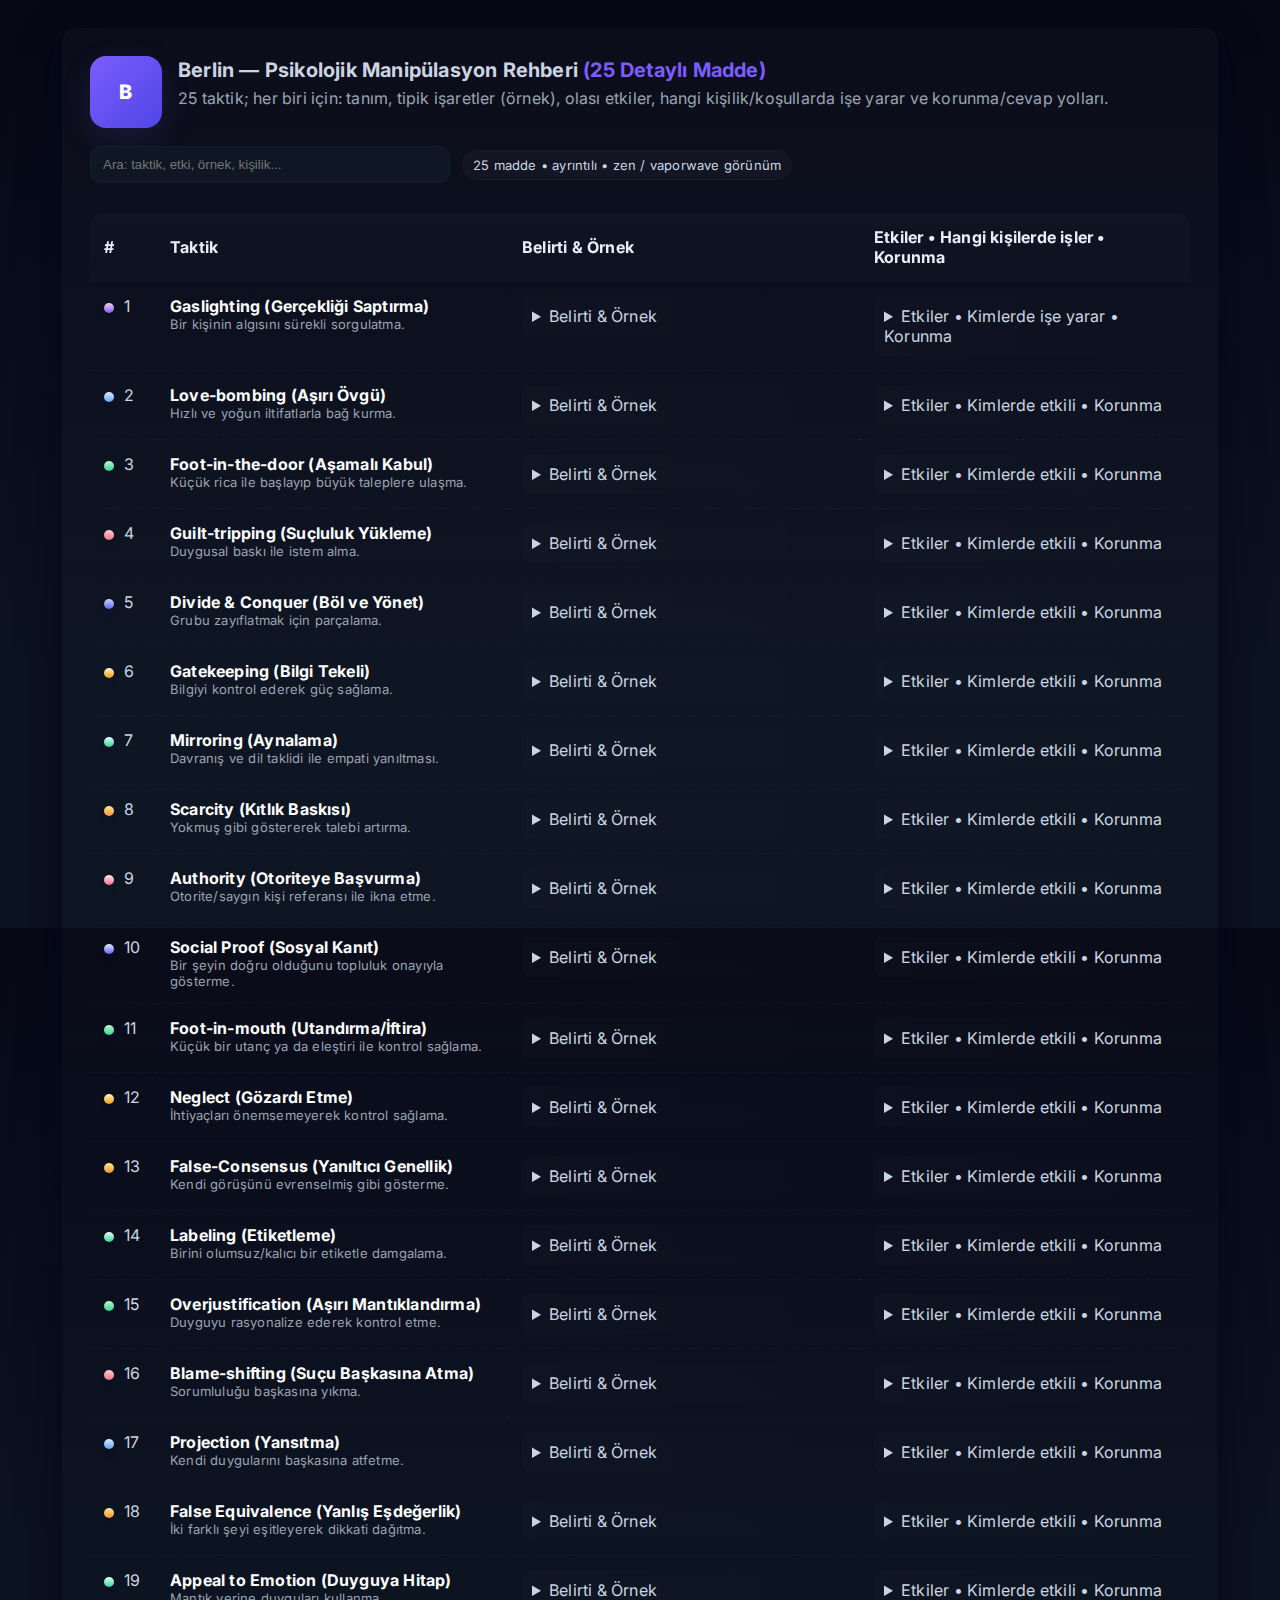
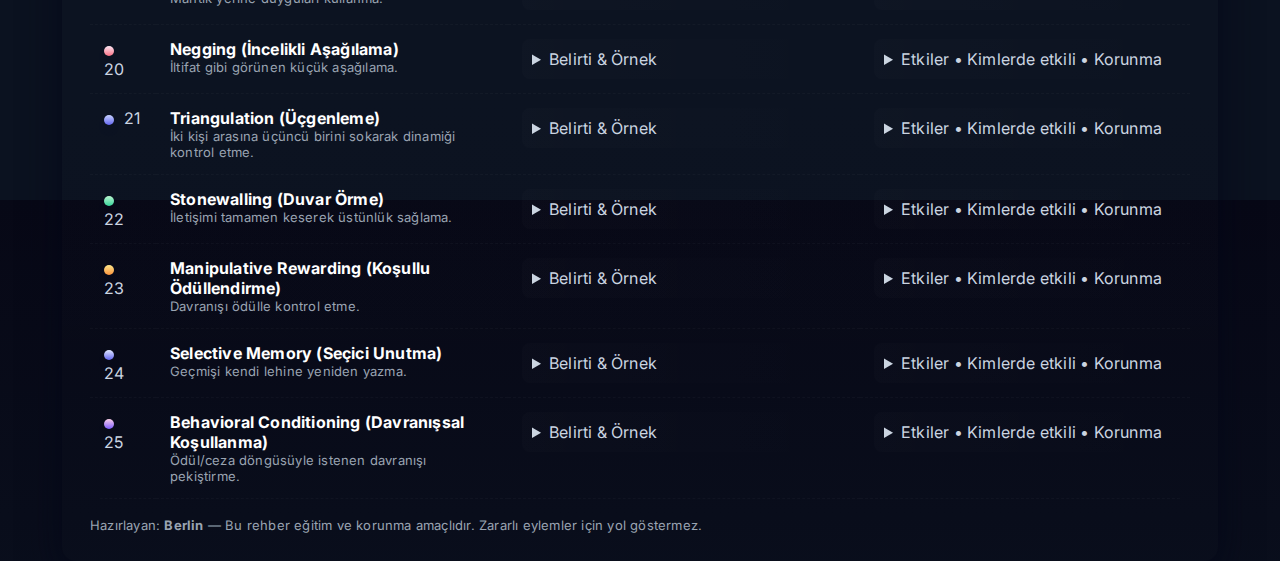
<file: iindex.html>
<!doctype html>

<html lang="tr">
<head>
  <meta charset="utf-8" />
  <meta name="viewport" content="width=device-width,initial-scale=1" />
  <title>Berlin — Psikolojik Manipülasyon: Tanıma & Savunma Rehberi (25 Madde)</title>
  <style>
    @import url('https://fonts.googleapis.com/css2?family=Inter:wght@300;400;600;700;800&display=swap');
    :root{--bg:#0b1220;--card:#0f1724;--accent:#7c5cff;--muted:#cbd5e1;--glass:rgba(255,255,255,0.03)}
    html,body{height:100%;margin:0;font-family:Inter,system-ui,Arial;background:linear-gradient(180deg,#070816 0%, #0b1220 70%);color:var(--muted)}
    .wrap{max-width:1100px;margin:28px auto;padding:28px;border-radius:14px;background:linear-gradient(180deg, rgba(255,255,255,0.02), transparent);box-shadow:0 12px 40px rgba(2,6,23,0.7)}
    header{display:flex;align-items:center;gap:16px}
    .logo{width:72px;height:72px;border-radius:16px;background:linear-gradient(135deg,var(--accent),#4f46e5);display:flex;align-items:center;justify-content:center;color:white;font-weight:800;font-size:20px;box-shadow:0 10px 30px rgba(124,92,255,0.14)}
    h1{margin:0;font-size:20px}
    p.lead{margin:6px 0 18px;color:#9aa4b2}
    .controls{display:flex;gap:12px;align-items:center;margin:18px 0}
    input[type=search]{background:var(--card);border:1px solid rgba(255,255,255,0.03);padding:10px 12px;border-radius:12px;color:var(--muted);outline:none;width:360px}
    .badge{background:var(--glass);padding:6px 10px;border-radius:999px;border:1px solid rgba(255,255,255,0.02);font-size:13px}
    table{width:100%;border-collapse:collapse;margin-top:12px;border-radius:12px;overflow:hidden}
    thead th{position:sticky;top:0;background:linear-gradient(180deg, rgba(255,255,255,0.02), rgba(255,255,255,0.01));backdrop-filter: blur(6px);padding:14px;text-align:left;font-weight:700;color:#e6eef8;border-bottom:1px solid rgba(255,255,255,0.04)}
    tbody tr{transition:transform .12s ease, background .12s ease}
    tbody tr:hover{transform:translateY(-6px);box-shadow:0 26px 60px rgba(2,6,23,0.7), inset 0 1px 0 rgba(255,255,255,0.02)}
    td{padding:14px;border-bottom:1px dashed rgba(255,255,255,0.03);vertical-align:top}
    .title{font-weight:700;color:#fff}
    .muted{color:#9aa4b2;font-size:13px}
    details{background:linear-gradient(90deg, rgba(255,255,255,0.01), transparent);padding:10px;border-radius:8px}
    summary{cursor:pointer;outline:none}
    .pill{display:inline-block;padding:6px 8px;border-radius:999px;background:rgba(255,255,255,0.03);border:1px solid rgba(255,255,255,0.02);font-size:12px}
    .accent{color:var(--accent);font-weight:700}
    .example{margin-top:8px;padding:10px;border-radius:8px;background:linear-gradient(90deg, rgba(255,255,255,0.01), rgba(255,255,255,0.00));border:1px solid rgba(255,255,255,0.02)}
    footer{margin-top:18px;color:#9aa4b2;font-size:13px}
    @media (max-width:900px){.wrap{padding:18px}input[type=search]{width:100%}}
    tbody tr td .marker{display:inline-block;width:10px;height:10px;border-radius:50%;margin-right:10px;vertical-align:middle;box-shadow:0 6px 22px rgba(124,92,255,0.06)}
    .zen{font-family:Inter, 'Segoe UI', Roboto;letter-spacing:0.2px}
  
header {
  display: flex;
  align-items: center;
  gap: 16px;
  flex-wrap: wrap; /* mobilde alt alta gelsin */
}

.wrap {
  max-width: 1100px;
  margin: 28px auto;
  padding: 28px;
  border-radius: 14px;
  background: linear-gradient(180deg, rgba(255,255,255,0.02), transparent);
  box-shadow: 0 12px 40px rgba(2,6,23,0.7);
}

.table-container {
  width: 100%;
  overflow-x: auto; /* tabloyu kaydırılabilir yap */
}

table {
  width: 100%;
  border-collapse: collapse;
  margin-top: 12px;
  border-radius: 12px;
  overflow: hidden;
  min-width: 600px; /* tablo küçülmesin, kaydırılsın */
}

@media (max-width: 900px) {
  .wrap { padding: 18px; }
  input[type=search] { width: 100%; }
}

@media (max-width: 600px) {
  h1 { font-size: 16px; }
  p.lead { font-size: 13px; }
  .logo { width: 56px; height: 56px; font-size: 16px; }
  table thead th, td { padding: 10px; font-size: 13px; }
}

</style>
</head>
<body>
  <div class="wrap zen">
    <header>
      <div class="logo">B</div>
      <div>
        <h1>Berlin — Psikolojik Manipülasyon Rehberi <span class="accent">(25 Detaylı Madde)</span></h1>
        <p class="lead">25 taktik; her biri için: tanım, tipik işaretler (örnek), olası etkiler, hangi kişilik/koşullarda işe yarar ve korunma/cevap yolları.</p>
      </div>
    </header><div class="controls">
  <input id="search" type="search" placeholder="Ara: taktik, etki, örnek, kişilik..." oninput="filterTable()" />
  <div class="badge">25 madde • ayrıntılı • zen / vaporwave görünüm</div>
</div>

<div class="table-container">
  <table id="tactics">
  <thead>
    <tr>
      <th style="width:6%">#</th>
      <th style="width:32%">Taktik</th>
      <th style="width:32%">Belirti &amp; Örnek</th>
      <th style="width:30%">Etkiler • Hangi kişilerde işler • Korunma</th>
    </tr>
  </thead>
  <tbody>

<!-- 1 --><tr>
  <td><span class="marker" style="background:linear-gradient(180deg,#fbcfe8,#7c5cff)"></span>1</td>
  <td><div class="title">Gaslighting (Gerçekliği Saptırma)</div><div class="muted">Bir kişinin algısını sürekli sorgulatma.</div></td>
  <td>
    <details>
      <summary>Belirti &amp; Örnek</summary>
      <div class="example">"Bunu hiç söylemedim" ya da "Sen yanlış hatırlıyorsun" denir. Örnek: Tartışmadan sonra partneriniz yaptığınızı iddia ettiği şeyi inkar eder.</div>
    </details>
  </td>
  <td>
    <details>
      <summary>Etkiler • Kimlerde işe yarar • Korunma</summary>
      <div class="example"><strong>Etkiler:</strong> Kendine güvensizlik, şüphe. <strong>Kimlerde etkili:</strong> Düşük özgüvenli, doğrulama arayanlar. <strong>Korunma:</strong> Kayıt tutma, tarafsız tanıklar, profesyonel destek.</div>
    </details>
  </td>
</tr><!-- 2 --><tr>
  <td><span class="marker" style="background:linear-gradient(180deg,#dbeafe,#60a5fa)"></span>2</td>
  <td><div class="title">Love-bombing (Aşırı Övgü)</div><div class="muted">Hızlı ve yoğun iltifatlarla bağ kurma.</div></td>
  <td>
    <details>
      <summary>Belirti &amp; Örnek</summary>
      <div class="example">Kısa sürede aşırı hediye/iltifat/bağ kurma: "Seninle yaşlanmak istiyorum" türü abartılar.</div>
    </details>
  </td>
  <td>
    <details>
      <summary>Etkiler • Kimlerde etkili • Korunma</summary>
      <div class="example"><strong>Etkiler:</strong> Hızlı bağlanma, eleştiriye kapalı olma. <strong>Kim:</strong> Duygusal boşluğu olanlar. <strong>Korunma:</strong> Zaman tanı, sınırlar, küçük adımlarla ilerle.</div>
    </details>
  </td>
</tr><!-- 3 --><tr>
  <td><span class="marker" style="background:linear-gradient(180deg,#bbf7d0,#34d399)"></span>3</td>
  <td><div class="title">Foot-in-the-door (Aşamalı Kabul)</div><div class="muted">Küçük rica ile başlayıp büyük taleplere ulaşma.</div></td>
  <td>
    <details>
      <summary>Belirti &amp; Örnek</summary>
      <div class="example">Önce küçük bir şey isteme; kabul edilince daha büyük istek. Örnek: İlk başta küçük borç, sonra yüksek miktar.</div>
    </details>
  </td>
  <td>
    <details>
      <summary>Etkiler • Kimlerde etkili • Korunma</summary>
      <div class="example"><strong>Etkiler:</strong> Kademeli bağımlılık. <strong>Kim:</strong> Yardımsever, hayır demekte zorlananlar. <strong>Korunma:</strong> Her isteği bağımsız değerlendir.</div>
    </details>
  </td>
</tr><!-- 4 --><tr>
  <td><span class="marker" style="background:linear-gradient(180deg,#fecdd3,#fb7185)"></span>4</td>
  <td><div class="title">Guilt-tripping (Suçluluk Yükleme)</div><div class="muted">Duygusal baskı ile istem alma.</div></td>
  <td>
    <details>
      <summary>Belirti &amp; Örnek</summary>
      <div class="example">"Bunu yapmazsan beni üzersin". Örnek: Aile içinde manipülatif suçlamalarla davranış kontrolü.</div>
    </details>
  </td>
  <td>
    <details>
      <summary>Etkiler • Kimlerde etkili • Korunma</summary>
      <div class="example"><strong>Etkiler:</strong> Suçluluk hissi, isteksiz teslimiyet. <strong>Kim:</strong> Empatik, sorumluluk alanlar. <strong>Korunma:</strong> Duyguları ayır, mantıkla değerlendirme.</div>
    </details>
  </td>
</tr><!-- 5 --><tr>
  <td><span class="marker" style="background:linear-gradient(180deg,#c7d2fe,#6366f1)"></span>5</td>
  <td><div class="title">Divide & Conquer (Böl ve Yönet)</div><div class="muted">Grubu zayıflatmak için parçalama.</div></td>
  <td>
    <details>
      <summary>Belirti &amp; Örnek</summary>
      <div class="example">İki tarafı karşı karşıya getirme, dedikodu yayma. Örnek: İş yerinde rakipleri birbirine düşürme.</div>
    </details>
  </td>
  <td>
    <details>
      <summary>Etkiler • Kimlerde etkili • Korunma</summary>
      <div class="example"><strong>Etkiler:</strong> Güvensizlik, verimsizlik. <strong>Kim:</strong> Grup içi belirsizlik/rekabet. <strong>Korunma:</strong> Şeffaf iletişim, bilgiyi doğrula, ortak zemin oluştur.</div>
    </details>
  </td>
</tr><!-- 6 --><tr>
  <td><span class="marker" style="background:linear-gradient(180deg,#fef3c7,#f59e0b)"></span>6</td>
  <td><div class="title">Gatekeeping (Bilgi Tekeli)</div><div class="muted">Bilgiyi kontrol ederek güç sağlama.</div></td>
  <td>
    <details>
      <summary>Belirti &amp; Örnek</summary>
      <div class="example">Bilgi bazı kişilere saklanır. Örnek: Karar süreçlerinde belirli kişileri dışlama.</div>
    </details>
  </td>
  <td>
    <details>
      <summary>Etkiler • Kimlerde etkili • Korunma</summary>
      <div class="example"><strong>Etkiler:</strong> Bağımlılık, yanlış kararlar. <strong>Kim:</strong> Yetki boşluğu olanlar. <strong>Korunma:</strong> Alternatif kaynak, şeffaflık talep et.</div>
    </details>
  </td>
</tr><!-- 7 --><tr>
  <td><span class="marker" style="background:linear-gradient(180deg,#e6fffa,#34d399)"></span>7</td>
  <td><div class="title">Mirroring (Aynalama)</div><div class="muted">Davranış ve dil taklidi ile empati yanıltması.</div></td>
  <td>
    <details>
      <summary>Belirti &amp; Örnek</summary>
      <div class="example">Hızla ortak ilgi gösterme, jestleri kopyalama. Örnek: Kısa sürede aynı kelimeleri kullanma.</div>
    </details>
  </td>
  <td>
    <details>
      <summary>Etkiler • Kimlerde etkili • Korunma</summary>
      <div class="example"><strong>Etkiler:</strong> Sahte samimiyet hissi. <strong>Kim:</strong> Onay arayanlar. <strong>Korunma:</strong> Tutarlılığı zamanla test et.</div>
    </details>
  </td>
</tr><!-- 8 --><tr>
  <td><span class="marker" style="background:linear-gradient(180deg,#fde68a,#fb923c)"></span>8</td>
  <td><div class="title">Scarcity (Kıtlık Baskısı)</div><div class="muted">Yokmuş gibi göstererek talebi artırma.</div></td>
  <td>
    <details>
      <summary>Belirti &amp; Örnek</summary>
      <div class="example">"Sadece bugün" veya "sınırlı sayıda" denir. Örnek: Aceleyle satın alma histeri yaratma.</div>
    </details>
  </td>
  <td>
    <details>
      <summary>Etkiler • Kimlerde etkili • Korunma</summary>
      <div class="example"><strong>Etkiler:</strong> Aceleci karar, pişmanlık. <strong>Kim:</strong> FOMO (kaçırma korkusu) yaşayanlar. <strong>Korunma:</strong> Soğukkanlılık, alternatif araştır, bekle.</div>
    </details>
  </td>
</tr><!-- 9 --><tr>
  <td><span class="marker" style="background:linear-gradient(180deg,#fce7f3,#fb7185)"></span>9</td>
  <td><div class="title">Authority (Otoriteye Başvurma)</div><div class="muted">Otorite/saygın kişi referansı ile ikna etme.</div></td>
  <td>
    <details>
      <summary>Belirti &amp; Örnek</summary>
      <div class="example">"Uzmanlar diyor ki..." veya ünlü referansı. Örnek: Bilimsel gibi görünen ama çekirdek bilgi eksik promosyonlar.</div>
    </details>
  </td>
  <td>
    <details>
      <summary>Etkiler • Kimlerde etkili • Korunma</summary>
      <div class="example"><strong>Etkiler:</strong> Eleştiri azalır, itaat artar. <strong>Kim:</strong> Otoriteye inanma eğiliminde olanlar. <strong>Korunma:</strong> Kaynağı kontrol et, ikinci görüş al.</div>
    </details>
  </td>
</tr><!-- 10 --><tr>
  <td><span class="marker" style="background:linear-gradient(180deg,#e0e7ff,#6366f1)"></span>10</td>
  <td><div class="title">Social Proof (Sosyal Kanıt)</div><div class="muted">Bir şeyin doğru olduğunu topluluk onayıyla gösterme.</div></td>
  <td>
    <details>
      <summary>Belirti &amp; Örnek</summary>
      <div class="example">"Herkes bunu yapıyor" söylemi. Örnek: Yorum ve beğeni sayılarıyla güven oluşturma.</div>
    </details>
  </td>
  <td>
    <details>
      <summary>Etkiler • Kimlerde etkili • Korunma</summary>
      <div class="example"><strong>Etkiler:</strong> Kalabalık etkisiyle yanlış davranış. <strong>Kim:</strong> Grup uyumuna önem verenler. <strong>Korunma:</strong> Bireysel araştırma, eleştirel düşünce.</div>
    </details>
  </td>
</tr><!-- 11 --><tr>
  <td><span class="marker" style="background:linear-gradient(180deg,#bbf7d0,#34d399)"></span>11</td>
  <td><div class="title">Foot-in-mouth (Utandırma/İftira)</div><div class="muted">Küçük bir utanç ya da eleştiri ile kontrol sağlama.</div></td>
  <td>
    <details>
      <summary>Belirti &amp; Örnek</summary>
      <div class="example">Hafif aşağılama ile kişinin savunmaya geçmesi sağlanır. Örnek: "Bu işi yapamazsın" söylemi sonrası herkese kanıtlanma çabası.</div>
    </details>
  </td>
  <td>
    <details>
      <summary>Etkiler • Kimlerde etkili • Korunma</summary>
      <div class="example"><strong>Etkiler:</strong> Savunmacı davranış. <strong>Kim:</strong> Gurur/itibar hassasiyeti. <strong>Korunma:</strong> Duyguyu fark et, sakin geri dönüş.</div>
    </details>
  </td>
</tr><!-- 12 --><tr>
  <td><span class="marker" style="background:linear-gradient(180deg,#fef3c7,#f59e0b)"></span>12</td>
  <td><div class="title">Neglect (Gözardı Etme)</div><div class="muted">İhtiyaçları önemsemeyerek kontrol sağlama.</div></td>
  <td>
    <details>
      <summary>Belirti &amp; Örnek</summary>
      <div class="example">İlgisizlik gösterme: iletişimi kısıtlama, planlara katmama. Örnek: Bilinçli ilgisiz bırakma cezası.</div>
    </details>
  </td>
  <td>
    <details>
      <summary>Etkiler • Kimlerde etkili • Korunma</summary>
      <div class="example"><strong>Etkiler:</strong> Kaygı, onay arama. <strong>Kim:</strong> Bağlanma ihtiyacı yüksek olanlar. <strong>Korunma:</strong> Net iletişim, duygu paylaşımı, gerektiğinde mesafe.</div>
    </details>
  </td>
</tr><!-- 13 --><tr>
  <td><span class="marker" style="background:linear-gradient(180deg,#fde68a,#fb923c)"></span>13</td>
  <td><div class="title">False-Consensus (Yanıltıcı Genellik)</div><div class="muted">Kendi görüşünü evrenselmiş gibi gösterme.</div></td>
  <td>
    <details>
      <summary>Belirti &amp; Örnek</summary>
      <div class="example">"Herkes böyle düşünüyor" argümanı. Örnek: Tartışmada çoğunluğu varmış gibi gösterme.</div>
    </details>
  </td>
  <td>
    <details>
      <summary>Etkiler • Kimlerde etkili • Korunma</summary>
      <div class="example"><strong>Etkiler:</strong> Yanlış norm algısı. <strong>Kim:</strong> Uyum sağlamak isteyenler. <strong>Korunma:</strong> Veri ve kaynak iste, anket/çeşitlilik kontrolü.</div>
    </details>
  </td>
</tr><!-- 14 --><tr>
  <td><span class="marker" style="background:linear-gradient(180deg,#e6fffa,#34d399)"></span>14</td>
  <td><div class="title">Labeling (Etiketleme)</div><div class="muted">Birini olumsuz/kalıcı bir etiketle damgalama.</div></td>
  <td>
    <details>
      <summary>Belirti &amp; Örnek</summary>
      <div class="example">"Sen tembelsin" gibi genelleyici etiketler. Örnek: Hataları kişilik olarak tanımlama.</div>
    </details>
  </td>
  <td>
    <details>
      <summary>Etkiler • Kimlerde etkili • Korunma</summary>
      <div class="example"><strong>Etkiler:</strong> İçselleştirme, düşük kimlik. <strong>Kim:</strong> İtaatkâr veya eleştiriye hassas kişiler. <strong>Korunma:</strong> Davranış-odaklı geribildirim iste, etikete karşı gerçek örnekler göster.</div>
    </details>
  </td>
</tr><!-- 15 --><tr>
  <td><span class="marker" style="background:linear-gradient(180deg,#bbf7d0,#34d399)"></span>15</td>
  <td><div class="title">Overjustification (Aşırı Mantıklandırma)</div><div class="muted">Duyguyu rasyonalize ederek kontrol etme.</div></td>
  <td>
    <details>
      <summary>Belirti &amp; Örnek</summary>
      <div class="example">Her davranışı mantık çerçevesine oturtma: "Bunu yapman için sebep şudur" vs gerçek duyguyu görmezden gelme.</div>
    </details>
  </td>
  <td>
    <details>
      <summary>Etkiler • Kimlerde etkili • Korunma</summary>
      <div class="example"><strong>Etkiler:</strong> Duygusal yabancılaşma. <strong>Kim:</strong> Duygularını önemsemeyenler. <strong>Korunma:</strong> Duyguları adlandır, duygusal doğrulama iste.</div>
    </details>
  </td>
</tr><!-- 16 --><tr>
  <td><span class="marker" style="background:linear-gradient(180deg,#fecdd3,#fb7185)"></span>16</td>
  <td><div class="title">Blame-shifting (Suçu Başkasına Atma)</div><div class="muted">Sorumluluğu başkasına yıkma.</div></td>
  <td>
    <details>
      <summary>Belirti &amp; Örnek</summary>
      <div class="example">Hata yapıldığında karşı tarafın suçlanması. Örnek: "Sen yüzünden böyle oldu".</div>
    </details>
  </td>
  <td>
    <details>
      <summary>Etkiler • Kimlerde etkili • Korunma</summary>
      <div class="example"><strong>Etkiler:</strong> Karışık sorumluluk, öfke. <strong>Kim:</strong> Suçu kabullenmede zorlananlar. <strong>Korunma:</strong> Olayları belgeleyin, açık sınırlar.</div>
    </details>
  </td>
</tr><!-- 17 --><tr>
  <td><span class="marker" style="background:linear-gradient(180deg,#dbeafe,#60a5fa)"></span>17</td>
  <td><div class="title">Projection (Yansıtma)</div><div class="muted">Kendi duygularını başkasına atfetme.</div></td>
  <td>
    <details>
      <summary>Belirti &amp; Örnek</summary>
      <div class="example">Kendisi güvensiz iken karşısındakini suçlama: "Sen bana güvenmiyorsun".</div>
    </details>
  </td>
  <td>
    <details>
      <summary>Etkiler • Kimlerde etkili • Korunma</summary>
      <div class="example"><strong>Etkiler:</strong> Tartışma döngüleri. <strong>Kim:</strong> Öz-farkındalığı az olan kişiler. <strong>Korunma:</strong> Duyguları adlandırma, sınır koyma.</div>
    </details>
  </td>
</tr><!-- 18 --><tr>
  <td><span class="marker" style="background:linear-gradient(180deg,#fde68a,#fb923c)"></span>18</td>
  <td><div class="title">False Equivalence (Yanlış Eşdeğerlik)</div><div class="muted">İki farklı şeyi eşitleyerek dikkati dağıtma.</div></td>
  <td>
    <details>
      <summary>Belirti &amp; Örnek</summary>
      <div class="example">Küçük hatayı büyükyle eşitleme: "Sen de aynısını yaptın" diyerek kendi hatasını meşrulaştırma.</div>
    </details>
  </td>
  <td>
    <details>
      <summary>Etkiler • Kimlerde etkili • Korunma</summary>
      <div class="example"><strong>Etkiler:</strong> Gerçek sorun görünmez olur. <strong>Kim:</strong> İkna edilmesi kolay konuları olanlar. <strong>Korunma:</strong> Olayları ayrı ayrı değerlendir.</div>
    </details>
  </td>
</tr><!-- 19 --><tr>
  <td><span class="marker" style="background:linear-gradient(180deg,#e6fffa,#34d399)"></span>19</td>
  <td><div class="title">Appeal to Emotion (Duyguya Hitap)</div><div class="muted">Mantık yerine duyguları kullanma.</div></td>
  <td>
    <details>
      <summary>Belirti &amp; Örnek</summary>
      <div class="example">Çok duygusal hikâyelerle ikna etme. Örnek: Empati sömürüsü.</div>
    </details>
  </td>
  <td>
    <details>
      <summary>Etkiler • Kimlerde etkili • Korunma</summary>
      <div class="example"><strong>Etkiler:</strong> Mantığın geri planda kalması. <strong>Kim:</strong> Empati yüksek kişiler. <strong>Korunma:</strong> Duygu ve veri ayrımı yap.</div>
    </details>
  </td>
</tr><!-- 20 --><tr>
  <td><span class="marker" style="background:linear-gradient(180deg,#fce7f3,#fb7185)"></span>20</td>
  <td><div class="title">Negging (İncelikli Aşağılama)</div><div class="muted">İltifat gibi görünen küçük aşağılama.</div></td>
  <td>
    <details>
      <summary>Belirti &amp; Örnek</summary>
      <div class="example">"Güzel görünüyorsun, ama..." tarzı karışık mesajlar. Örnek: Değer hissettirip, sonra küçük eleştiri.</div>
    </details>
  </td>
  <td>
    <details>
      <summary>Etkiler • Kimlerde etkili • Korunma</summary>
      <div class="example"><strong>Etkiler:</strong> Onay arama davranışı artar. <strong>Kim:</strong> Onay arayanlar. <strong>Korunma:</strong> Eleştirinin ardındaki amacı sorgula, sınır koy.</div>
    </details>
  </td>
</tr><!-- 21 --><tr>
  <td><span class="marker" style="background:linear-gradient(180deg,#c7d2fe,#6366f1)"></span>21</td>
  <td><div class="title">Triangulation (Üçgenleme)</div><div class="muted">İki kişi arasına üçüncü birini sokarak dinamiği kontrol etme.</div></td>
  <td>
    <details>
      <summary>Belirti &amp; Örnek</summary>
      <div class="example">Birini aracı kılarak mesaj iletme veya şüphe ekme. Örnek: "O da söylüyor ki..."</div>
    </details>
  </td>
  <td>
    <details>
      <summary>Etkiler • Kimlerde etkili • Korunma</summary>
      <div class="example"><strong>Etkiler:</strong> Karışık iletişim, güvensizlik. <strong>Kim:</strong> Grup dinamiklerinde zayıf bireyler. <strong>Korunma:</strong> Direkt iletişim iste, üçüncü tarafı doğrula.</div>
    </details>
  </td>
</tr><!-- 22 --><tr>
  <td><span class="marker" style="background:linear-gradient(180deg,#bbf7d0,#34d399)"></span>22</td>
  <td><div class="title">Stonewalling (Duvar Örme)</div><div class="muted">İletişimi tamamen keserek üstünlük sağlama.</div></td>
  <td>
    <details>
      <summary>Belirti &amp; Örnek</summary>
      <div class="example">Konuşmayı reddetme, sessizlik kullanma. Örnek: Tartışmada aniden soğuma ve iletişimi kesme.</div>
    </details>
  </td>
  <td>
    <details>
      <summary>Etkiler • Kimlerde etkili • Korunma</summary>
      <div class="example"><strong>Etkiler:</strong> Çaresizlik, öfke. <strong>Kim:</strong> Bağlanma/itirazda zayıf olanlar. <strong>Korunma:</strong> Zaman sınırı koy, gerekli desteği talep et.</div>
    </details>
  </td>
</tr><!-- 23 --><tr>
  <td><span class="marker" style="background:linear-gradient(180deg,#fde68a,#fb923c)"></span>23</td>
  <td><div class="title">Manipulative Rewarding (Koşullu Ödüllendirme)</div><div class="muted">Davranışı ödülle kontrol etme.</div></td>
  <td>
    <details>
      <summary>Belirti &amp; Örnek</summary>
      <div class="example">İstediğin davranışı gösterince ödül verilir; ödül bekletilirse davranış istenir. Örnek: Duygusal ödüllerle itaat sağlama.</div>
    </details>
  </td>
  <td>
    <details>
      <summary>Etkiler • Kimlerde etkili • Korunma</summary>
      <div class="example"><strong>Etkiler:</strong> Koşullu sevgi/bağlılık. <strong>Kim:</strong> Onay arayanlar. <strong>Korunma:</strong> Koşulsuz destek arayışı, sınırlar.</div>
    </details>
  </td>
</tr><!-- 24 --><tr>
  <td><span class="marker" style="background:linear-gradient(180deg,#e0e7ff,#6366f1)"></span>24</td>
  <td><div class="title">Selective Memory (Seçici Unutma)</div><div class="muted">Geçmişi kendi lehine yeniden yazma.</div></td>
  <td>
    <details>
      <summary>Belirti &amp; Örnek</summary>
      <div class="example">Geçmiş olayları çarpıtma veya yalnızca bazı kısımları anma. Örnek: "O zaman sen ..." diye yanlış anı aktarma.</div>
    </details>
  </td>
  <td>
    <details>
      <summary>Etkiler • Kimlerde etkili • Korunma</summary>
      <div class="example"><strong>Etkiler:</strong> Karışık gerçek algısı. <strong>Kim:</strong> Güvensiz hafıza sahipleri. <strong>Korunma:</strong> Yazılı kanıtlar, tarihsel kayıtlar.</div>
    </details>
  </td>
</tr><!-- 25 --><tr>
  <td><span class="marker" style="background:linear-gradient(180deg,#fbcfe8,#7c5cff)"></span>25</td>
  <td><div class="title">Behavioral Conditioning (Davranışsal Koşullanma)</div><div class="muted">Ödül/ceza döngüsüyle istenen davranışı pekiştirme.</div></td>
  <td>
    <details>
      <summary>Belirti &amp; Örnek</summary>
      <div class="example">Belirli davranışlar ödüllendirilir, istenmeyen davranışlar görmezden gelinir veya cezalandırılır. Örnek: Duygusal 'ödül/ceza' düzeni.</div>
    </details>
  </td>
  <td>
    <details>
      <summary>Etkiler • Kimlerde etkili • Korunma</summary>
      <div class="example"><strong>Etkiler:</strong> Alışkanlık haline dönüş, bağımlılık. <strong>Kim:</strong> Tutarsız davranışlardan etkilenebilenler. <strong>Korunma:</strong> Davranış kalıplarını fark et, profesyonel destek arayışı.</div>
    </details>
  </td>
</tr></tbody>
</table>
</div>

<footer>
  Hazırlayan: <strong>Berlin</strong> — Bu rehber eğitim ve korunma amaçlıdır. Zararlı eylemler için yol göstermez.
</footer>

  </div><script>
function filterTable(){
  const q = document.getElementById('search').value.toLowerCase();
  const rows = document.querySelectorAll('#tactics tbody tr');
  rows.forEach(r=>{
    r.style.display = Array.from(r.querySelectorAll('td')).some(td=>td.textContent.toLowerCase().includes(q)) ? '' : 'none';
  });
}
</script></body>
</html>
</file>
